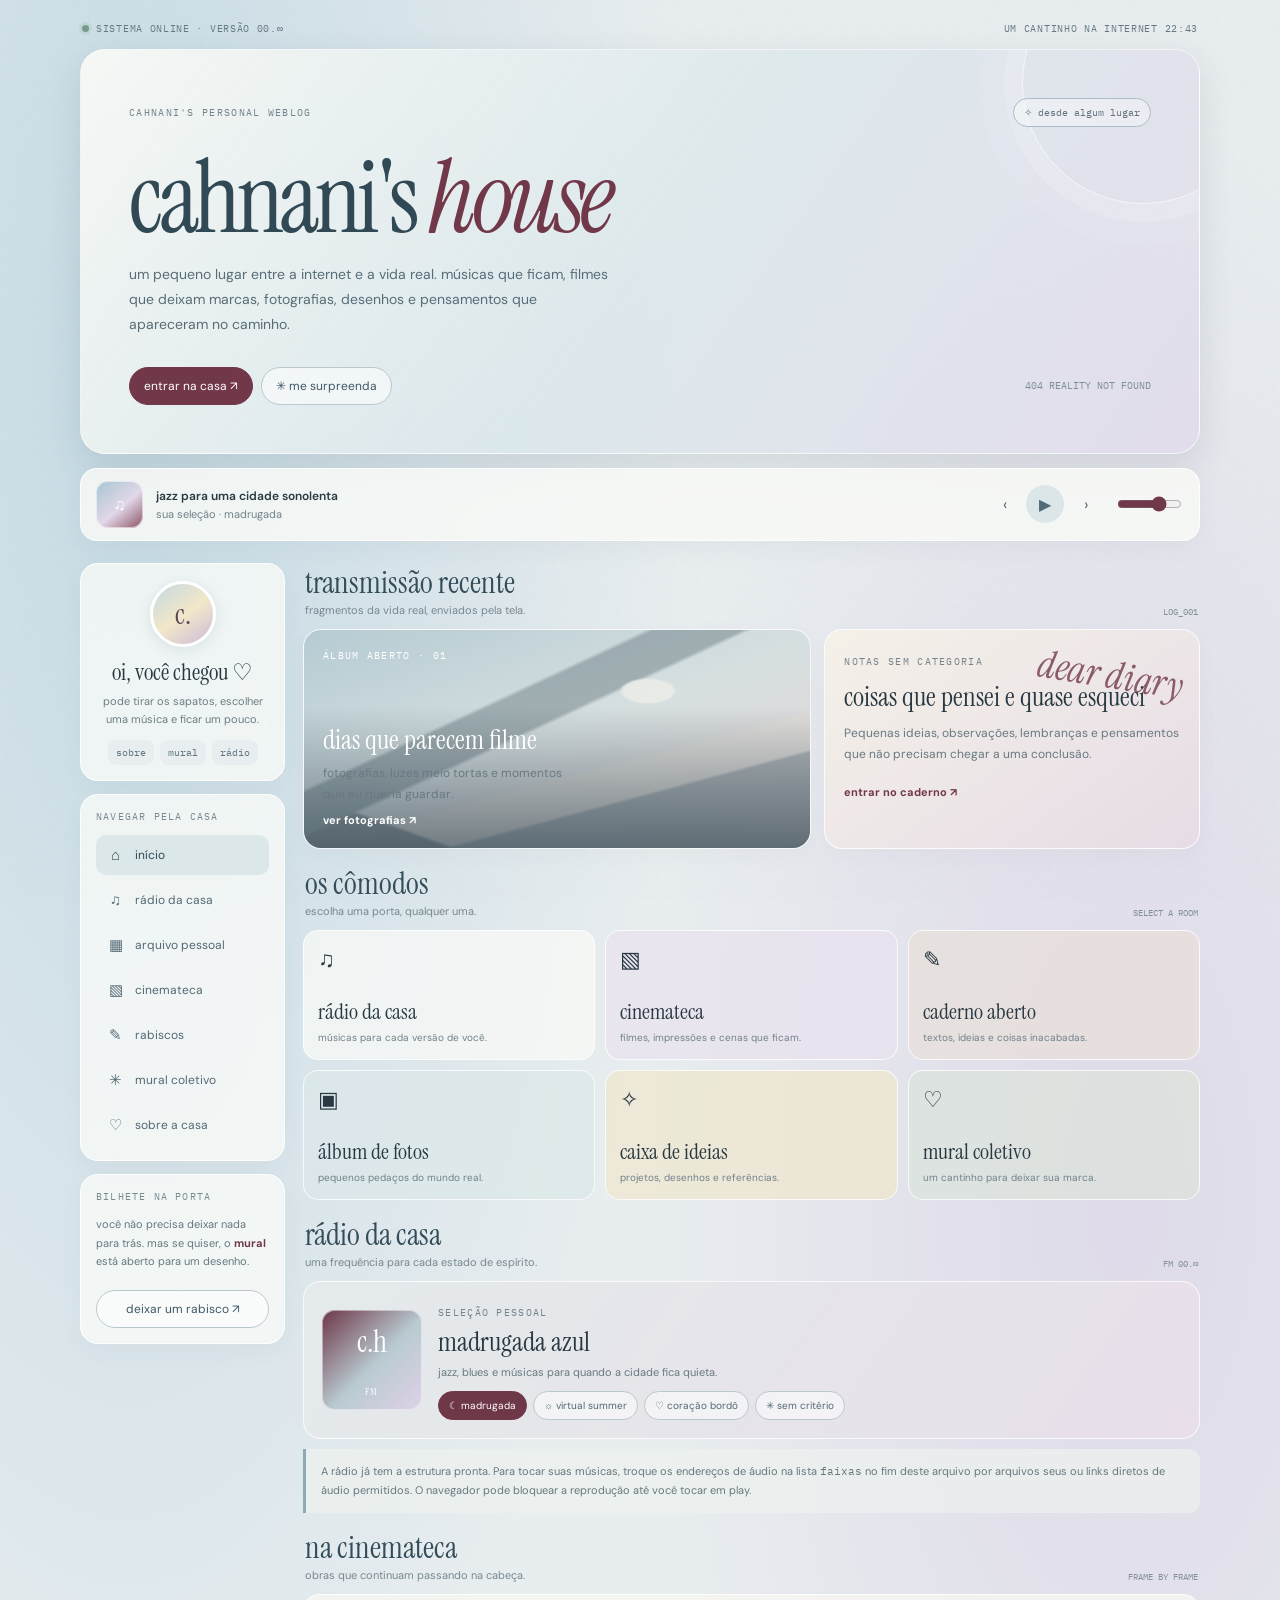
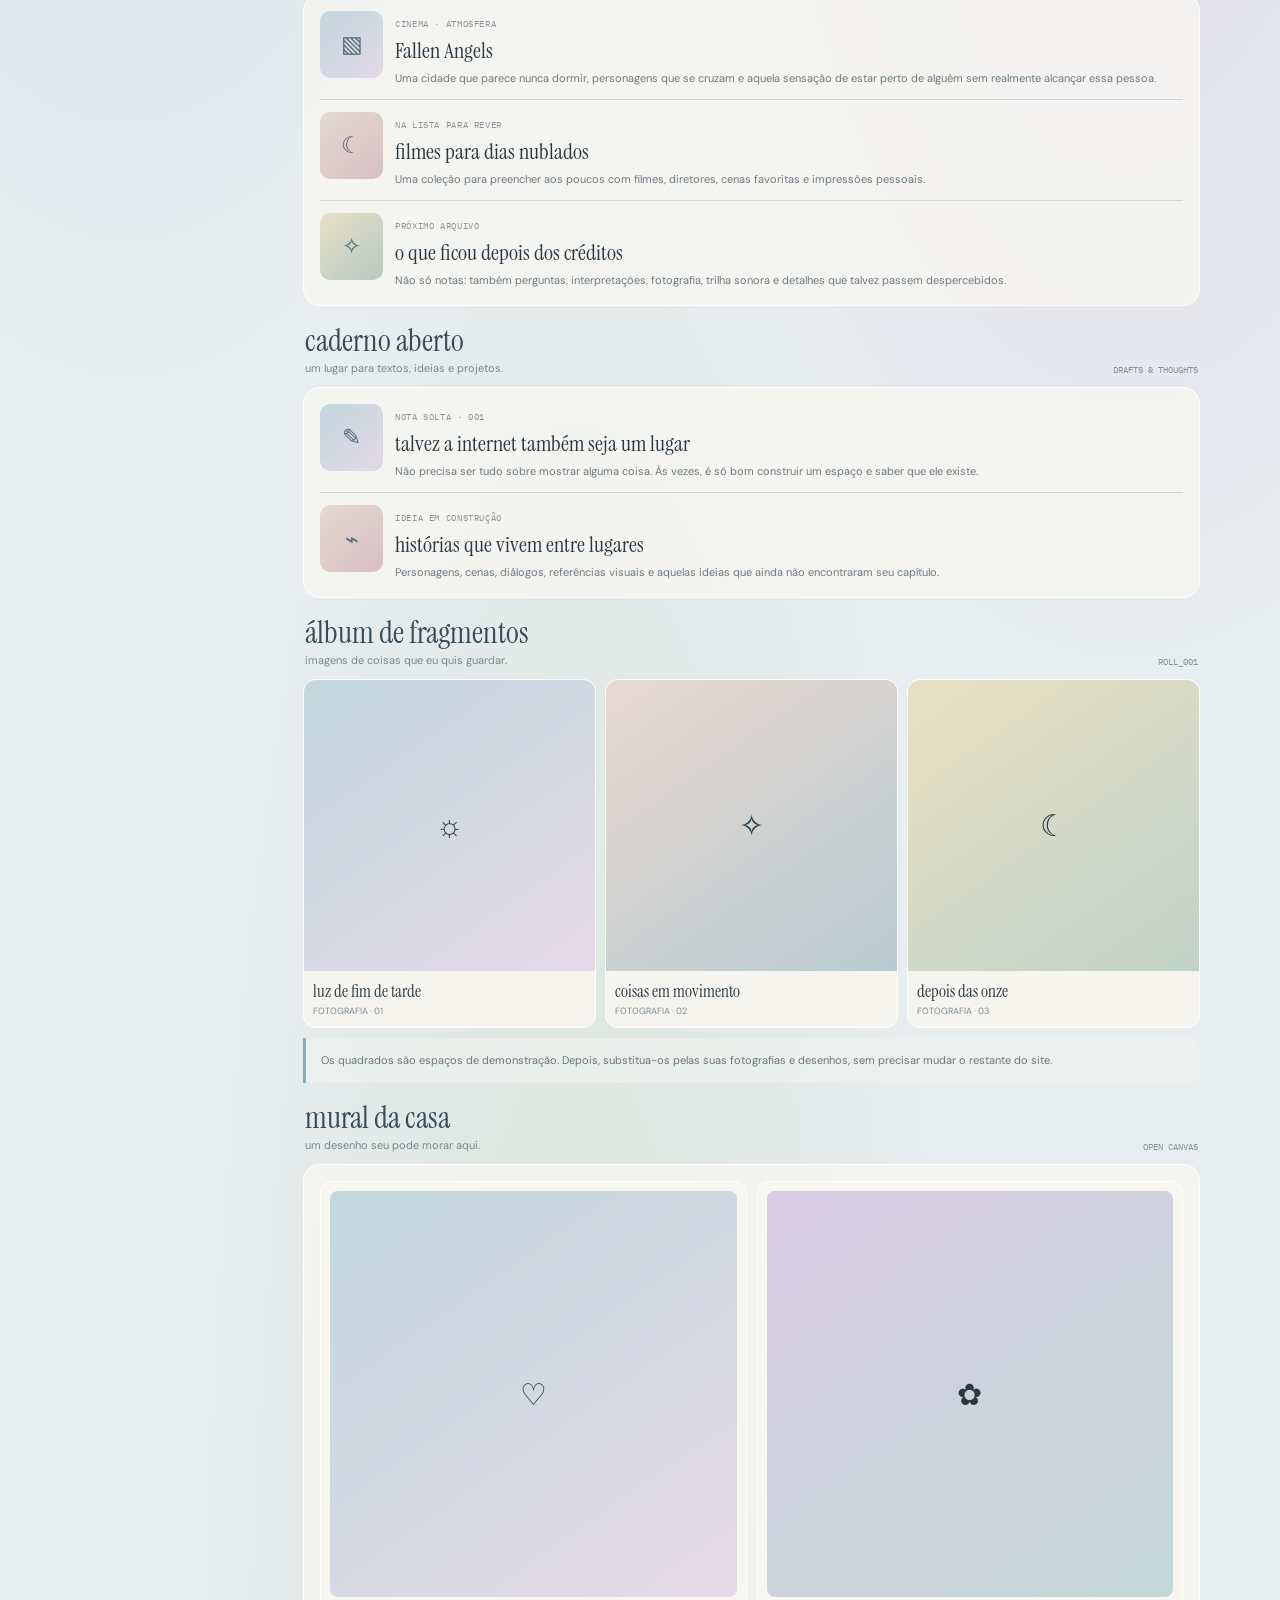
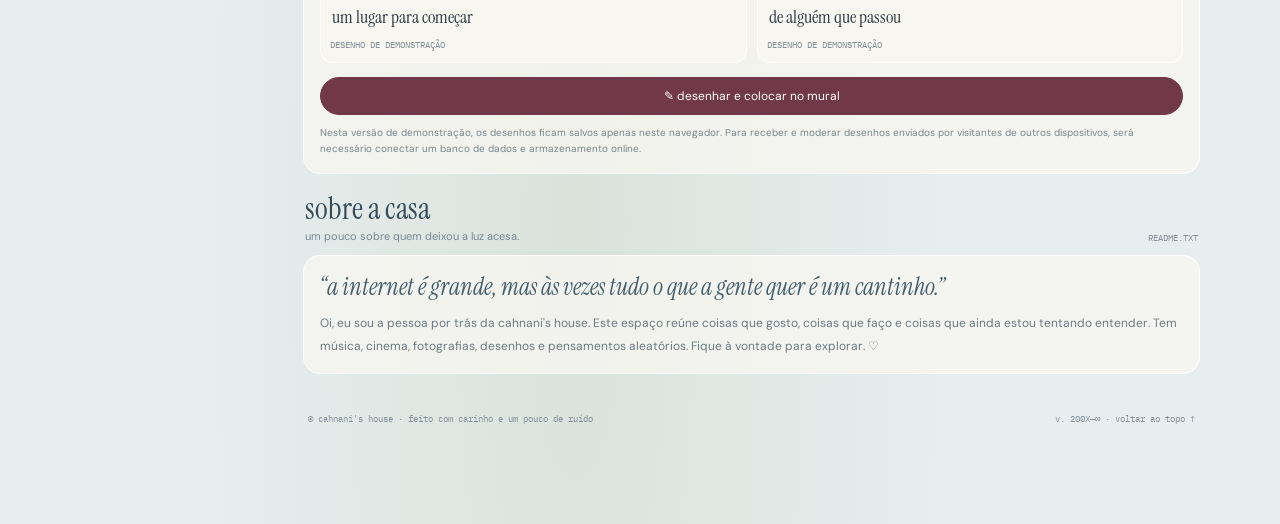
<file: index(1).html>
<!DOCTYPE html>
<html lang="pt-BR">
<head>
  <meta charset="UTF-8" />
  <meta name="viewport" content="width=device-width, initial-scale=1.0" />
  <meta name="theme-color" content="#dbe5e9" />
  <meta name="description" content="cahnani's house — um pequeno lugar entre a internet e a vida real." />
  <title>cahnani's house — weblog pessoal</title>
  <link rel="preconnect" href="https://fonts.googleapis.com">
  <link rel="preconnect" href="https://fonts.gstatic.com" crossorigin>
  <link href="https://fonts.googleapis.com/css2?family=DM+Sans:wght@400;500;600;700&family=IBM+Plex+Mono:wght@400;500&family=Instrument+Serif:ital@0;1&family=Space+Grotesk:wght@400;500;600;700&display=swap" rel="stylesheet">
  <style>
    :root{
      --silver:#cbd7dc;--blue:#b9cfdb;--green:#b4c7be;--burgundy:#71384a;
      --lilac:#d1c4df;--yellow:#eee0a6;--cream:#f2eee6;--brown:#5b4842;
      --ink:#293942;--muted:#71818a;--line:rgba(69,91,103,.2);--glass:rgba(250,251,249,.76);
      --shadow:0 12px 35px rgba(46,67,77,.12);
    }
    *{box-sizing:border-box}
    html{scroll-behavior:smooth;scroll-padding-top:90px}
    body{margin:0;color:var(--ink);font-family:"DM Sans",sans-serif;background:
      radial-gradient(ellipse at 10% 10%,rgba(196,218,228,.95),transparent 34%),
      radial-gradient(ellipse at 88% 32%,rgba(216,205,229,.6),transparent 30%),
      radial-gradient(ellipse at 45% 92%,rgba(210,223,210,.7),transparent 38%),#e8edef;
      min-height:100vh}
    body:before{content:"";position:fixed;inset:0;pointer-events:none;opacity:.18;z-index:-1;background-image:url("data:image/svg+xml,%3Csvg viewBox='0 0 180 180' xmlns='http://www.w3.org/2000/svg'%3E%3Cfilter id='n'%3E%3CfeTurbulence type='fractalNoise' baseFrequency='.9' numOctaves='3' stitchTiles='stitch'/%3E%3C/filter%3E%3Crect width='100%25' height='100%25' filter='url(%23n)' opacity='.15'/%3E%3C/svg%3E")}
    button,input,textarea,select{font:inherit}button{cursor:pointer}
    a{color:inherit;text-decoration:none}
    .mono{font-family:"IBM Plex Mono",monospace}
    .serif{font-family:"Instrument Serif",serif}
    .shell{width:min(1120px,100% - 28px);margin:0 auto;padding:18px 0 100px}
    .topline{display:flex;justify-content:space-between;align-items:center;gap:12px;padding:4px 2px 14px;color:#687984;font:10px "IBM Plex Mono",monospace;letter-spacing:.07em;text-transform:uppercase}
    .status{display:inline-flex;align-items:center;gap:7px}.dot{width:7px;height:7px;border-radius:50%;background:#789c8a;box-shadow:0 0 0 3px #789c8a22}
    .hero{position:relative;overflow:hidden;border:1px solid #fff9;border-radius:25px;background:linear-gradient(125deg,rgba(250,250,246,.9),rgba(218,231,235,.77) 52%,rgba(226,218,235,.78));box-shadow:var(--shadow);padding:clamp(22px,5vw,48px)}
    .hero:after{content:"";position:absolute;width:240px;height:240px;right:-65px;top:-88px;border-radius:50%;border:1px solid #ffffffa8;box-shadow:0 0 0 18px #ffffff20,0 0 0 42px #ffffff14;pointer-events:none}
    .hero-head{display:flex;align-items:center;justify-content:space-between;gap:16px;position:relative;z-index:1}
    .mini-label{font:10px "IBM Plex Mono",monospace;letter-spacing:.13em;text-transform:uppercase;color:#74838c}
    .badge{border:1px solid #aabdc6;border-radius:99px;padding:7px 10px;font:10px "IBM Plex Mono",monospace;color:#60717c;background:#ffffff5c;white-space:nowrap}
    h1{font:clamp(48px,10vw,100px)/.92 "Instrument Serif",serif;font-weight:400;letter-spacing:-.045em;margin:25px 0 18px;color:#304955;position:relative;z-index:1}
    h1 em{font-weight:400;color:var(--burgundy)}
    .hero-sub{max-width:490px;font-size:14px;line-height:1.8;color:#586d78;margin:0;position:relative;z-index:1}
    .hero-bottom{display:flex;align-items:center;justify-content:space-between;gap:15px;margin-top:29px;position:relative;z-index:1;flex-wrap:wrap}
    .hero-links{display:flex;gap:8px;flex-wrap:wrap}
    .pill{display:inline-flex;align-items:center;justify-content:center;gap:7px;border:1px solid #b8c8ce;border-radius:999px;background:#ffffff8c;padding:10px 14px;font-size:12px;color:#3f5865;transition:.2s}
    .pill:hover,.pill:focus-visible{background:#fff;transform:translateY(-2px);outline:none}
    .pill.primary{background:var(--burgundy);border-color:var(--burgundy);color:#fff}
    .hero-code{font:10px "IBM Plex Mono",monospace;color:#7e8e96}
    .musicbar{margin:14px 0 22px;border:1px solid #ffffffd1;background:rgba(249,250,247,.82);backdrop-filter:blur(16px);border-radius:17px;box-shadow:0 7px 24px #334d5b0d;padding:12px 15px;display:flex;align-items:center;gap:13px}
    .album{width:47px;height:47px;flex-shrink:0;border-radius:12px;background:linear-gradient(140deg,#a7c5d2,#e1d7e8 55%,#8b5363);display:grid;place-items:center;color:#fff;box-shadow:inset 0 0 0 1px #ffffff90}
    .track-info{min-width:0;flex:1}.track-info strong{display:block;font-size:12px;font-weight:600;white-space:nowrap;overflow:hidden;text-overflow:ellipsis}.track-info span{display:block;color:var(--muted);font-size:11px;margin-top:3px}
    .music-controls{display:flex;align-items:center;gap:5px}.icon-btn{border:0;background:transparent;color:#526b77;width:33px;height:33px;border-radius:50%;display:grid;place-items:center;font-size:16px}.icon-btn:hover{background:#dfe8eb}
    .play-btn{background:#dbe6e9;width:38px;height:38px;font-size:16px}
    .volume{width:65px;accent-color:var(--burgundy)}
    .layout{display:grid;grid-template-columns:205px minmax(0,1fr);gap:18px;align-items:start}
    .sidebar{position:sticky;top:14px;display:grid;gap:13px}
    .panel{border:1px solid #ffffffd1;background:var(--glass);backdrop-filter:blur(14px);border-radius:18px;box-shadow:0 8px 24px #334d5b0b;padding:15px}
    .panel-title{font:10px "IBM Plex Mono",monospace;text-transform:uppercase;letter-spacing:.12em;color:#7a8990;margin:0 0 12px}
    .nav{display:grid;gap:5px}.nav a{display:flex;align-items:center;gap:10px;padding:10px;border-radius:10px;font-size:12px;color:#536873;transition:.18s}.nav a:hover,.nav a.active{background:#dce7e9;color:#304955}.nav .nav-icon{width:19px;text-align:center;font-size:15px}
    .profile-card{text-align:center}.avatar{width:66px;height:66px;border-radius:50%;margin:2px auto 10px;background:linear-gradient(145deg,#c4d9df,#f2e7c9 52%,#cbb9d8);border:3px solid #fff;box-shadow:0 3px 13px #405d6c20;display:grid;place-items:center;font:29px "Instrument Serif",serif;color:#5b4659}
    .profile-card h2{font:23px "Instrument Serif",serif;font-weight:400;margin:0 0 5px}.profile-card p{font-size:11px;line-height:1.65;color:#6d7d84;margin:0}
    .tiny-links{display:flex;gap:6px;justify-content:center;margin-top:12px}.tiny-links a{font:10px "IBM Plex Mono",monospace;padding:6px 8px;background:#e8eef0;border-radius:8px;color:#617580}
    .guestbook-note{font-size:11px;line-height:1.7;color:#657780}.guestbook-note b{color:var(--burgundy)}
    main{min-width:0}.section{scroll-margin-top:20px;margin-bottom:19px}.section-heading{display:flex;align-items:end;justify-content:space-between;gap:12px;margin:4px 2px 12px}.section-heading h2{font:31px/1 "Instrument Serif",serif;font-weight:400;margin:0;color:#344d59}.section-heading p{font-size:11px;color:#788890;margin:5px 0 0}.section-heading .mono{font-size:9px;color:#849198}
    .feature-grid{display:grid;grid-template-columns:1.15fr .85fr;gap:13px}
    .feature{position:relative;overflow:hidden;min-height:220px;border:1px solid #ffffffd4;border-radius:18px;background:#f4f0e9;padding:19px;box-shadow:0 7px 22px #344b5908}
    .feature.photo{background:linear-gradient(160deg,#b5cbd2,#d6dfe0 48%,#e6d6d6);display:flex;flex-direction:column;justify-content:space-between}
    .photo-art{position:absolute;inset:0;opacity:.56;background:radial-gradient(ellipse at 68% 28%,#f8f5e6 0 5%,transparent 6%),linear-gradient(155deg,transparent 35%,#718c95 36% 45%,transparent 46%),linear-gradient(20deg,#5d727c 0 13%,transparent 14%),linear-gradient(165deg,transparent 0 61%,#e8e0d5 62% 72%,#899fa5 73%);filter:saturate(.6)}
    .photo:after{content:"";position:absolute;inset:0;background:linear-gradient(0deg,#293d4a9c,transparent 65%)}
    .photo>*:not(.photo-art){position:relative;z-index:1}.photo .mini-label{color:#fff}.photo h3{font:35px/1 "Instrument Serif",serif;font-weight:400;color:#fff;margin:0 0 7px}.photo p{font-size:11px;color:#fff;margin:0;max-width:240px;line-height:1.6}
    .feature h3{font:27px/1.05 "Instrument Serif",serif;font-weight:400;margin:13px 0 8px}.feature p{font-size:12px;line-height:1.75;color:#687981}.text-feature{background:linear-gradient(145deg,#f5f1e8,#e6dce6)}
    .text-feature .scribble{font:italic 38px "Instrument Serif",serif;color:var(--burgundy);opacity:.8;position:absolute;right:15px;top:20px;transform:rotate(9deg)}
    .text-link{display:inline-flex;align-items:center;gap:6px;font-size:11px;color:var(--burgundy);font-weight:700;margin-top:8px}
    .tiles{display:grid;grid-template-columns:repeat(3,minmax(0,1fr));gap:10px}
    .tile{min-height:130px;border:1px solid #ffffffc9;border-radius:15px;padding:14px;background:rgba(250,250,247,.72);transition:.2s;display:flex;flex-direction:column;justify-content:space-between}
    .tile:hover{transform:translateY(-3px);box-shadow:0 9px 20px #334d5b12}.tile .tile-icon{font-size:22px}.tile h3{font:22px "Instrument Serif",serif;font-weight:400;margin:12px 0 4px}.tile p{font-size:10px;line-height:1.5;color:#71818a;margin:0}.tile:nth-child(2){background:#e9e2efb8}.tile:nth-child(3){background:#e8dfd8b8}.tile:nth-child(4){background:#dce8e9b8}.tile:nth-child(5){background:#efe7cdb8}.tile:nth-child(6){background:#dce4dcb8}
    .list-card{border:1px solid #ffffffc9;background:#f8f7f2c9;border-radius:17px;padding:16px}
    .entry{display:flex;gap:12px;padding:12px 0;border-bottom:1px solid var(--line)}.entry:first-child{padding-top:0}.entry:last-child{border-bottom:0;padding-bottom:0}.entry-thumb{width:63px;height:67px;flex-shrink:0;border-radius:10px;display:grid;place-items:center;background:linear-gradient(140deg,#c3d7de,#e2d8e8);font-size:23px;color:#526c78}.entry:nth-child(2) .entry-thumb{background:linear-gradient(140deg,#e5d9d0,#d8bfc5)}.entry:nth-child(3) .entry-thumb{background:linear-gradient(140deg,#e8e1c7,#b7c9c1)}.entry-body{min-width:0}.entry-body .meta{font:9px "IBM Plex Mono",monospace;text-transform:uppercase;letter-spacing:.07em;color:#89959a}.entry-body h3{font:22px "Instrument Serif",serif;font-weight:400;margin:4px 0}.entry-body p{font-size:11px;line-height:1.65;color:#6c7a80;margin:0}
    .radio-panel{background:linear-gradient(125deg,#e4eaeb,#e8dfea);border:1px solid #ffffffc9;border-radius:18px;padding:18px;display:grid;grid-template-columns:100px 1fr;gap:16px;align-items:center}.radio-art{aspect-ratio:1;border-radius:13px;background:linear-gradient(135deg,#6d3548,#b9cbd1 54%,#dfd1e7);display:grid;place-items:center;color:#fff;font:30px "Instrument Serif",serif;box-shadow:inset 0 0 0 1px #ffffff75}.radio-panel h3{font:27px "Instrument Serif",serif;font-weight:400;margin:3px 0 5px}.radio-panel p{font-size:11px;line-height:1.6;color:#677980;margin:0 0 10px}
    .playlist{display:flex;flex-wrap:wrap;gap:6px}.playlist button{border:1px solid #b8c8ce;background:#ffffff8c;border-radius:99px;padding:7px 10px;font-size:10px;color:#506975}.playlist button:hover,.playlist button.selected{background:#6f3849;color:#fff;border-color:#6f3849}
    .gallery{display:grid;grid-template-columns:repeat(3,minmax(0,1fr));gap:9px}.gallery-item{border:1px solid #ffffffc9;border-radius:13px;overflow:hidden;background:#f6f4ef}.gallery-art{aspect-ratio:1;display:grid;place-items:center;font-size:30px;background:linear-gradient(145deg,#c2d7de,#e5d9e9)}.gallery-item:nth-child(2) .gallery-art{background:linear-gradient(145deg,#e9d8d2,#b8cbd0)}.gallery-item:nth-child(3) .gallery-art{background:linear-gradient(145deg,#e8e0c2,#c1d3c9)}.gallery-item p{font:17px "Instrument Serif",serif;margin:9px 9px 3px}.gallery-item small{display:block;margin:0 9px 10px;color:#7d8b91;font-size:9px}
    .notice{padding:13px 15px;border-left:3px solid #8eaab5;background:#edf1efb8;border-radius:0 11px 11px 0;font-size:11px;line-height:1.7;color:#67777e}
    .footer{padding:20px 5px 0;display:flex;justify-content:space-between;gap:10px;flex-wrap:wrap;font:9px "IBM Plex Mono",monospace;color:#819098}
    .mobile-nav{display:none}
    .modal{position:fixed;inset:0;z-index:50;background:#1d2b32a6;backdrop-filter:blur(8px);display:none;align-items:center;justify-content:center;padding:18px}.modal.open{display:flex}.modal-box{width:min(560px,100%);max-height:90vh;overflow:auto;border:1px solid #fff;border-radius:20px;background:#f2f1eb;padding:19px;box-shadow:0 20px 70px #17242a55}.modal-head{display:flex;justify-content:space-between;align-items:center;gap:10px}.modal-head h2{font:29px "Instrument Serif",serif;font-weight:400;margin:0}.close{border:0;background:#e0e7e8;border-radius:50%;width:34px;height:34px;color:#405966;font-size:18px}
    .canvas-wrap{margin:14px 0 10px;border:1px solid #c7d1d4;border-radius:12px;overflow:hidden;background:white;touch-action:none}.canvas-wrap canvas{display:block;width:100%;height:310px;touch-action:none;cursor:crosshair}
    .draw-tools{display:flex;flex-wrap:wrap;gap:8px;align-items:center}.draw-tools button,.secondary-btn{border:1px solid #c3ced1;background:#fff;border-radius:9px;padding:8px 10px;font-size:11px;color:#465d68}.draw-tools button.active{background:#d9e5e7;border-color:#8ba8b2}.draw-tools input[type=color]{width:35px;height:33px;border:0;background:none;padding:0}.draw-tools input[type=range]{width:90px;accent-color:var(--burgundy)}
    .field{display:grid;gap:6px;margin:12px 0}.field label{font-size:11px;color:#62747d}.field input,.field textarea{border:1px solid #c8d2d5;background:#fff;border-radius:10px;padding:11px;color:#304651;outline-color:#8baab6}.field textarea{resize:vertical;min-height:65px}
    .primary-btn{border:0;border-radius:999px;background:var(--burgundy);color:white;padding:11px 16px;font-size:12px}.modal-actions{display:flex;justify-content:space-between;align-items:center;gap:10px;flex-wrap:wrap;margin-top:14px}.modal-note{font-size:10px;color:#78868b;line-height:1.6}
    .toast{position:fixed;bottom:84px;left:50%;transform:translate(-50%,15px);opacity:0;pointer-events:none;background:#2c414c;color:#fff;padding:11px 16px;border-radius:99px;font-size:11px;z-index:80;transition:.25s;box-shadow:var(--shadow)}.toast.show{opacity:1;transform:translate(-50%,0)}
    .wall-grid{display:grid;grid-template-columns:repeat(2,minmax(0,1fr));gap:10px}.wall-note{border:1px solid #ffffffc9;border-radius:13px;padding:9px;background:#f8f6f0}.wall-note img{display:block;width:100%;border-radius:8px;background:white}.wall-note p{font:18px "Instrument Serif",serif;margin:8px 2px 3px}.wall-note small{font:9px "IBM Plex Mono",monospace;color:#829097}
    @media(max-width:760px){.shell{width:min(100% - 20px,580px);padding-top:10px}.topline{font-size:8px}.layout{grid-template-columns:1fr}.sidebar{position:static;grid-template-columns:1fr;order:2}.sidebar .nav-panel{display:none}.sidebar .profile-card{display:none}.sidebar .guestbook-panel{display:none}main{order:1}.hero{padding:24px 20px;border-radius:21px}.hero:after{width:160px;height:160px;right:-80px}.hero-head{align-items:flex-start}.badge{font-size:8px}h1{font-size:clamp(49px,13vw,76px);margin-top:28px}.hero-sub{font-size:13px}.hero-code{display:none}.musicbar{padding:10px;gap:8px}.volume{display:none}.feature-grid{grid-template-columns:1fr}.feature{min-height:185px}.text-feature{min-height:175px}.tiles{grid-template-columns:repeat(2,minmax(0,1fr));gap:8px}.tile{min-height:118px;padding:12px}.section-heading h2{font-size:29px}.section-heading .mono{font-size:8px}.radio-panel{grid-template-columns:76px 1fr;gap:12px;padding:13px}.radio-art{font-size:25px}.radio-panel h3{font-size:24px}.gallery{gap:7px}.gallery-item p{font-size:15px}.mobile-nav{display:flex;position:fixed;z-index:30;bottom:9px;left:10px;right:10px;justify-content:space-around;gap:3px;padding:8px 4px calc(8px + env(safe-area-inset-bottom));border:1px solid #ffffffd9;background:#f7f8f2eF;backdrop-filter:blur(18px);border-radius:17px;box-shadow:0 8px 30px #263c481f}.mobile-nav a{display:grid;justify-items:center;gap:3px;min-width:52px;color:#60737d;font-size:9px}.mobile-nav span:first-child{font-size:17px}.footer{padding-bottom:8px}}
    @media(max-width:390px){.hero-head .mini-label{font-size:8px}.badge{padding:6px 8px}.music-controls{gap:0}.music-controls .icon-btn{width:29px}.album{width:42px;height:42px}.track-info strong{font-size:11px}.tiles{gap:7px}.tile h3{font-size:20px}.radio-panel{grid-template-columns:65px 1fr}.radio-art{border-radius:10px}.section-heading .mono{display:none}}
    @media(prefers-reduced-motion:reduce){*,*:before,*:after{scroll-behavior:auto!important;transition:none!important}}
  </style>
</head>
<body>
  <div class="shell">
    <div class="topline">
      <span class="status"><i class="dot"></i> sistema online · versão 00.∞</span>
      <span>um cantinho na internet <span id="clock">--:--</span></span>
    </div>

    <header class="hero" id="inicio">
      <div class="hero-head">
        <span class="mini-label">CAHNANI'S PERSONAL WEBLOG</span>
        <span class="badge">✧ desde algum lugar</span>
      </div>
      <h1>cahnani's <em>house</em></h1>
      <p class="hero-sub">um pequeno lugar entre a internet e a vida real. músicas que ficam, filmes que deixam marcas, fotografias, desenhos e pensamentos que apareceram no caminho.</p>
      <div class="hero-bottom">
        <div class="hero-links">
          <a class="pill primary" href="#arquivo">entrar na casa ↗</a>
          <button class="pill" id="surpriseBtn" type="button">✳ me surpreenda</button>
        </div>
        <span class="hero-code">404 REALITY NOT FOUND</span>
      </div>
    </header>

    <div class="musicbar" aria-label="Player de música">
      <div class="album" id="miniAlbum">♫</div>
      <div class="track-info">
        <strong id="trackTitle">uma trilha para ficar por aqui</strong>
        <span id="trackArtist">rádio da casa · seleção de demonstração</span>
      </div>
      <div class="music-controls">
        <button class="icon-btn" id="prevTrack" aria-label="Faixa anterior" title="Faixa anterior">‹</button>
        <button class="icon-btn play-btn" id="playTrack" aria-label="Reproduzir música" title="Reproduzir">▶</button>
        <button class="icon-btn" id="nextTrack" aria-label="Próxima faixa" title="Próxima faixa">›</button>
      </div>
      <input class="volume" id="volume" type="range" min="0" max="1" step=".05" value=".7" aria-label="Volume">
      <audio id="audio" preload="none"></audio>
    </div>

    <div class="layout">
      <aside class="sidebar">
        <div class="panel profile-card">
          <div class="avatar">c.</div>
          <h2>oi, você chegou ♡</h2>
          <p>pode tirar os sapatos, escolher uma música e ficar um pouco.</p>
          <div class="tiny-links"><a href="#sobre">sobre</a><a href="#mural">mural</a><a href="#radio">rádio</a></div>
        </div>
        <nav class="panel nav-panel" aria-label="Navegação principal">
          <p class="panel-title">navegar pela casa</p>
          <div class="nav">
            <a class="active" href="#inicio"><span class="nav-icon">⌂</span> início</a>
            <a href="#radio"><span class="nav-icon">♫</span> rádio da casa</a>
            <a href="#arquivo"><span class="nav-icon">▦</span> arquivo pessoal</a>
            <a href="#cinemateca"><span class="nav-icon">▧</span> cinemateca</a>
            <a href="#rabiscos"><span class="nav-icon">✎</span> rabiscos</a>
            <a href="#mural"><span class="nav-icon">✳</span> mural coletivo</a>
            <a href="#sobre"><span class="nav-icon">♡</span> sobre a casa</a>
          </div>
        </nav>
        <div class="panel guestbook-panel">
          <p class="panel-title">bilhete na porta</p>
          <p class="guestbook-note">você não precisa deixar nada para trás. mas se quiser, o <b>mural</b> está aberto para um desenho.</p>
          <button class="pill" style="width:100%;margin-top:8px" id="openDrawSide">deixar um rabisco ↗</button>
        </div>
      </aside>

      <main>
        <section class="section">
          <div class="section-heading"><div><h2>transmissão recente</h2><p>fragmentos da vida real, enviados pela tela.</p></div><span class="mono">LOG_001</span></div>
          <div class="feature-grid">
            <article class="feature photo">
              <div class="photo-art"></div>
              <span class="mini-label">álbum aberto · 01</span>
              <div><h3>dias que parecem filme</h3><p>fotografias, luzes meio tortas e momentos que eu queria guardar.</p><a class="text-link" href="#arquivo" style="color:#fff">ver fotografias ↗</a></div>
            </article>
            <article class="feature text-feature">
              <span class="scribble">dear diary</span>
              <span class="mini-label">notas sem categoria</span>
              <h3>coisas que pensei e quase esqueci</h3>
              <p>Pequenas ideias, observações, lembranças e pensamentos que não precisam chegar a uma conclusão.</p>
              <a class="text-link" href="#rabiscos">entrar no caderno ↗</a>
            </article>
          </div>
        </section>

        <section class="section" id="arquivo">
          <div class="section-heading"><div><h2>os cômodos</h2><p>escolha uma porta, qualquer uma.</p></div><span class="mono">SELECT A ROOM</span></div>
          <div class="tiles">
            <a class="tile" href="#radio"><span class="tile-icon">♫</span><div><h3>rádio da casa</h3><p>músicas para cada versão de você.</p></div></a>
            <a class="tile" href="#cinemateca"><span class="tile-icon">▧</span><div><h3>cinemateca</h3><p>filmes, impressões e cenas que ficam.</p></div></a>
            <a class="tile" href="#rabiscos"><span class="tile-icon">✎</span><div><h3>caderno aberto</h3><p>textos, ideias e coisas inacabadas.</p></div></a>
            <a class="tile" href="#fotos"><span class="tile-icon">▣</span><div><h3>álbum de fotos</h3><p>pequenos pedaços do mundo real.</p></div></a>
            <a class="tile" href="#rabiscos"><span class="tile-icon">✧</span><div><h3>caixa de ideias</h3><p>projetos, desenhos e referências.</p></div></a>
            <a class="tile" href="#mural"><span class="tile-icon">♡</span><div><h3>mural coletivo</h3><p>um cantinho para deixar sua marca.</p></div></a>
          </div>
        </section>

        <section class="section" id="radio">
          <div class="section-heading"><div><h2>rádio da casa</h2><p>uma frequência para cada estado de espírito.</p></div><span class="mono">FM 00.∞</span></div>
          <div class="radio-panel">
            <div class="radio-art">c.h<br><span style="font-size:10px;letter-spacing:.12em">FM</span></div>
            <div>
              <span class="mini-label">SELEÇÃO PESSOAL</span>
              <h3 id="stationTitle">madrugada azul</h3>
              <p id="stationDesc">jazz, blues e músicas para quando a cidade fica quieta.</p>
              <div class="playlist" id="stations">
                <button class="selected" data-station="0">☾ madrugada</button>
                <button data-station="1">☼ virtual summer</button>
                <button data-station="2">♡ coração bordô</button>
                <button data-station="3">✳ sem critério</button>
              </div>
            </div>
          </div>
          <p class="notice" style="margin-top:10px">A rádio já tem a estrutura pronta. Para tocar suas músicas, troque os endereços de áudio na lista <span class="mono">faixas</span> no fim deste arquivo por arquivos seus ou links diretos de áudio permitidos. O navegador pode bloquear a reprodução até você tocar em play.</p>
        </section>

        <section class="section" id="cinemateca">
          <div class="section-heading"><div><h2>na cinemateca</h2><p>obras que continuam passando na cabeça.</p></div><span class="mono">FRAME BY FRAME</span></div>
          <div class="list-card">
            <article class="entry">
              <div class="entry-thumb">▧</div>
              <div class="entry-body"><span class="meta">cinema · atmosfera</span><h3>Fallen Angels</h3><p>Uma cidade que parece nunca dormir, personagens que se cruzam e aquela sensação de estar perto de alguém sem realmente alcançar essa pessoa.</p></div>
            </article>
            <article class="entry">
              <div class="entry-thumb">☾</div>
              <div class="entry-body"><span class="meta">na lista para rever</span><h3>filmes para dias nublados</h3><p>Uma coleção para preencher aos poucos com filmes, diretores, cenas favoritas e impressões pessoais.</p></div>
            </article>
            <article class="entry">
              <div class="entry-thumb">✧</div>
              <div class="entry-body"><span class="meta">próximo arquivo</span><h3>o que ficou depois dos créditos</h3><p>Não só notas: também perguntas, interpretações, fotografia, trilha sonora e detalhes que talvez passem despercebidos.</p></div>
            </article>
          </div>
        </section>

        <section class="section" id="rabiscos">
          <div class="section-heading"><div><h2>caderno aberto</h2><p>um lugar para textos, ideias e projetos.</p></div><span class="mono">DRAFTS & THOUGHTS</span></div>
          <div class="list-card">
            <article class="entry">
              <div class="entry-thumb">✎</div>
              <div class="entry-body"><span class="meta">nota solta · 001</span><h3>talvez a internet também seja um lugar</h3><p>Não precisa ser tudo sobre mostrar alguma coisa. Às vezes, é só bom construir um espaço e saber que ele existe.</p></div>
            </article>
            <article class="entry">
              <div class="entry-thumb">⌁</div>
              <div class="entry-body"><span class="meta">ideia em construção</span><h3>histórias que vivem entre lugares</h3><p>Personagens, cenas, diálogos, referências visuais e aquelas ideias que ainda não encontraram seu capítulo.</p></div>
            </article>
          </div>
        </section>

        <section class="section" id="fotos">
          <div class="section-heading"><div><h2>álbum de fragmentos</h2><p>imagens de coisas que eu quis guardar.</p></div><span class="mono">ROLL_001</span></div>
          <div class="gallery">
            <article class="gallery-item"><div class="gallery-art">☼</div><p>luz de fim de tarde</p><small>FOTOGRAFIA · 01</small></article>
            <article class="gallery-item"><div class="gallery-art">✧</div><p>coisas em movimento</p><small>FOTOGRAFIA · 02</small></article>
            <article class="gallery-item"><div class="gallery-art">☾</div><p>depois das onze</p><small>FOTOGRAFIA · 03</small></article>
          </div>
          <p class="notice" style="margin-top:10px">Os quadrados são espaços de demonstração. Depois, substitua-os pelas suas fotografias e desenhos, sem precisar mudar o restante do site.</p>
        </section>

        <section class="section" id="mural">
          <div class="section-heading"><div><h2>mural da casa</h2><p>um desenho seu pode morar aqui.</p></div><span class="mono">OPEN CANVAS</span></div>
          <div class="list-card">
            <div class="wall-grid" id="wallGrid">
              <article class="wall-note"><div class="gallery-art" style="border-radius:8px">♡</div><p>um lugar para começar</p><small>DESENHO DE DEMONSTRAÇÃO</small></article>
              <article class="wall-note"><div class="gallery-art" style="border-radius:8px;background:linear-gradient(145deg,#d8cce4,#c4d8d8)">✿</div><p>de alguém que passou</p><small>DESENHO DE DEMONSTRAÇÃO</small></article>
            </div>
            <button class="pill primary" id="openDraw" style="width:100%;margin-top:14px">✎ desenhar e colocar no mural</button>
            <p class="modal-note" style="margin:10px 0 0">Nesta versão de demonstração, os desenhos ficam salvos apenas neste navegador. Para receber e moderar desenhos enviados por visitantes de outros dispositivos, será necessário conectar um banco de dados e armazenamento online.</p>
          </div>
        </section>

        <section class="section" id="sobre">
          <div class="section-heading"><div><h2>sobre a casa</h2><p>um pouco sobre quem deixou a luz acesa.</p></div><span class="mono">README.TXT</span></div>
          <div class="list-card">
            <p style="font:italic 24px/1.25 'Instrument Serif',serif;color:#465e69;margin:0 0 10px">“a internet é grande, mas às vezes tudo o que a gente quer é um cantinho.”</p>
            <p style="font-size:12px;line-height:1.85;color:#6b7a81;margin:0">Oi, eu sou a pessoa por trás da cahnani's house. Este espaço reúne coisas que gosto, coisas que faço e coisas que ainda estou tentando entender. Tem música, cinema, fotografias, desenhos e pensamentos aleatórios. Fique à vontade para explorar. ♡</p>
          </div>
        </section>

        <footer class="footer"><span>© cahnani's house · feito com carinho e um pouco de ruído</span><span>v. 200X—∞ · <a href="#inicio">voltar ao topo ↑</a></span></footer>
      </main>
    </div>
  </div>

  <nav class="mobile-nav" aria-label="Navegação rápida">
    <a href="#inicio"><span>⌂</span><span>início</span></a>
    <a href="#radio"><span>♫</span><span>rádio</span></a>
    <a href="#arquivo"><span>▦</span><span>arquivo</span></a>
    <a href="#mural"><span>✳</span><span>mural</span></a>
    <a href="#sobre"><span>♡</span><span>sobre</span></a>
  </nav>

  <div class="modal" id="drawModal" role="dialog" aria-modal="true" aria-labelledby="drawTitle">
    <div class="modal-box">
      <div class="modal-head"><div><span class="mini-label">OPEN CANVAS · 01</span><h2 id="drawTitle">deixe um rabisco</h2></div><button class="close" id="closeDraw" aria-label="Fechar">×</button></div>
      <p style="font-size:11px;line-height:1.7;color:#6c7a80;margin:9px 0 0">Não precisa ficar bonito, não precisa fazer sentido. Desenhe alguma coisa e, se quiser, deixe no mural da casa.</p>
      <div class="canvas-wrap"><canvas id="drawingCanvas" width="900" height="620" aria-label="Área para desenhar"></canvas></div>
      <div class="draw-tools">
        <label class="mono" style="font-size:10px;color:#657780">COR</label><input type="color" id="drawColor" value="#71384a" aria-label="Cor do lápis">
        <label class="mono" style="font-size:10px;color:#657780">TRAÇO</label><input type="range" id="drawSize" min="2" max="24" value="5" aria-label="Espessura do traço">
        <button id="eraser">borracha</button><button id="undo">desfazer</button><button id="clearCanvas">limpar</button>
      </div>
      <div class="field"><label for="artistName">apelido (opcional)</label><input id="artistName" maxlength="24" placeholder="como quer aparecer no mural?"></div>
      <div class="field"><label for="drawingCaption">um bilhetinho (opcional)</label><textarea id="drawingCaption" maxlength="120" placeholder="uma frase, uma ideia, um oi..."></textarea></div>
      <p class="modal-note">Ao colocar no mural, você confirma que quer exibir esse desenho publicamente neste navegador. Não inclua informações pessoais. Nesta versão, ele não é enviado para a dona do site nem para outros visitantes.</p>
      <div class="modal-actions"><button class="secondary-btn" id="cancelDraw">deixar para depois</button><button class="primary-btn" id="postDrawing">colocar no mural ↗</button></div>
    </div>
  </div>
  <div class="toast" id="toast" role="status" aria-live="polite"></div>

  <script>
    // ==========================================================
    // PERSONALIZE AQUI: troque os títulos e os endereços das faixas.
    // Use arquivos de áudio próprios/licenciados ou links diretos de áudio.
    // Links de páginas do Spotify/YouTube não funcionam como arquivos de áudio.
    // ==========================================================
    const faixas = [
      {titulo:"jazz para uma cidade sonolenta", artista:"sua seleção · madrugada", src:"", estacao:0},
      {titulo:"um verão dentro da tela", artista:"sua seleção · virtual summer", src:"", estacao:1},
      {titulo:"coração em tom de bordô", artista:"sua seleção · blues & mpb", src:"", estacao:2},
      {titulo:"sinal perdido às 02:17", artista:"sua seleção · aleatório", src:"", estacao:3}
    ];
    const estacoes = [
      {titulo:"madrugada azul",desc:"jazz, blues e músicas para quando a cidade fica quieta."},
      {titulo:"virtual summer",desc:"canções leves, reflexos prateados e uma tarde que não acaba."},
      {titulo:"coração bordô",desc:"MPB, rock e músicas que deixam alguma coisa no peito."},
      {titulo:"sinal perdido",desc:"uma mistura sem ordem, como abrir pastas antigas do computador."}
    ];
    const audio=document.getElementById("audio"),playBtn=document.getElementById("playTrack");
    let currentTrack=0, playing=false, currentStation=0;
    function updateTrack(){
      const t=faixas[currentTrack];
      document.getElementById("trackTitle").textContent=t.titulo;
      document.getElementById("trackArtist").textContent=t.artista;
      document.getElementById("miniAlbum").textContent=["♫","☼","♡","✧"][currentTrack%4];
      audio.src=t.src||"";
      playBtn.textContent="▶";
      playBtn.setAttribute("aria-label","Reproduzir música");
      playing=false;
    }
    async function togglePlay(){
      if(!faixas[currentTrack].src){
        toast("Adicione o endereço de um áudio na lista “faixas” no código ♡");
        return;
      }
      if(playing){audio.pause();playing=false;playBtn.textContent="▶";}
      else{try{await audio.play();playing=true;playBtn.textContent="Ⅱ";}catch(e){toast("Não consegui tocar esse áudio. Confira o endereço do arquivo.");}}
    }
    function nextTrack(step=1){
      currentTrack=(currentTrack+step+faixas.length)%faixas.length;
      currentStation=faixas[currentTrack].estacao;
      updateTrack();updateStationUI();
    }
    function updateStationUI(){
      document.getElementById("stationTitle").textContent=estacoes[currentStation].titulo;
      document.getElementById("stationDesc").textContent=estacoes[currentStation].desc;
      document.querySelectorAll("[data-station]").forEach(b=>b.classList.toggle("selected",Number(b.dataset.station)===currentStation));
    }
    playBtn.addEventListener("click",togglePlay);
    document.getElementById("nextTrack").addEventListener("click",()=>nextTrack(1));
    document.getElementById("prevTrack").addEventListener("click",()=>nextTrack(-1));
    document.getElementById("volume").addEventListener("input",e=>audio.volume=Number(e.target.value));
    audio.volume=.7;
    audio.addEventListener("ended",()=>nextTrack(1));
    audio.addEventListener("play",()=>{playing=true;playBtn.textContent="Ⅱ";});
    audio.addEventListener("pause",()=>{playing=false;playBtn.textContent="▶";});
    document.getElementById("stations").addEventListener("click",e=>{
      const b=e.target.closest("[data-station]");if(!b)return;
      currentStation=Number(b.dataset.station);
      const idx=faixas.findIndex(t=>t.estacao===currentStation);
      if(idx>=0){currentTrack=idx;updateTrack();}
      updateStationUI();
    });
    updateTrack();

    // Relógio local
    function updateClock(){
      const now=new Date();
      document.getElementById("clock").textContent=now.toLocaleTimeString("pt-BR",{hour:"2-digit",minute:"2-digit"});
    }
    updateClock();setInterval(updateClock,30000);

    // Toast discreto
    let toastTimer;
    function toast(message){
      const el=document.getElementById("toast");el.textContent=message;el.classList.add("show");
      clearTimeout(toastTimer);toastTimer=setTimeout(()=>el.classList.remove("show"),2800);
    }

    // Descoberta aleatória
    const discoveries=[
      {title:"Fallen Angels",text:"uma cidade noturna, luzes desfocadas e personagens que parecem sempre quase se encontrar.",target:"#cinemateca"},
      {title:"rádio da casa",text:"escolha uma estação e imagine a trilha sonora deste pequeno lugar.",target:"#radio"},
      {title:"caderno aberto",text:"uma ideia não precisa estar pronta para merecer um espaço.",target:"#rabiscos"},
      {title:"mural da casa",text:"deixe um rabisco; não precisa saber desenhar.",target:"#mural"},
      {title:"álbum de fragmentos",text:"fotografe o que normalmente passaria despercebido.",target:"#fotos"}
    ];
    document.getElementById("surpriseBtn").addEventListener("click",()=>{
      const item=discoveries[Math.floor(Math.random()*discoveries.length)];
      toast(item.title+" — "+item.text);
      setTimeout(()=>document.querySelector(item.target)?.scrollIntoView({behavior:"smooth",block:"start"}),450);
    });

    // Canvas de desenho: funciona com toque e mouse
    const modal=document.getElementById("drawModal"),canvas=document.getElementById("drawingCanvas"),ctx=canvas.getContext("2d");
    let drawing=false,erasing=false,lastPoint=null,history=[];
    function setupCanvas(){
      ctx.fillStyle="#ffffff";ctx.fillRect(0,0,canvas.width,canvas.height);
      ctx.lineCap="round";ctx.lineJoin="round";history=[];
      saveHistory();
    }
    function saveHistory(){try{history.push(canvas.toDataURL("image/png"));if(history.length>25)history.shift();}catch(e){}}
    function getPoint(e){
      const rect=canvas.getBoundingClientRect();
      return {x:(e.clientX-rect.left)*canvas.width/rect.width,y:(e.clientY-rect.top)*canvas.height/rect.height};
    }
    function startDraw(e){
      e.preventDefault();drawing=true;lastPoint=getPoint(e);canvas.setPointerCapture?.(e.pointerId);
      ctx.beginPath();ctx.arc(lastPoint.x,lastPoint.y,Number(document.getElementById("drawSize").value)/2,0,Math.PI*2);
      ctx.fillStyle=erasing?"#ffffff":document.getElementById("drawColor").value;ctx.fill();
    }
    function moveDraw(e){
      if(!drawing)return;e.preventDefault();const p=getPoint(e);
      ctx.beginPath();ctx.moveTo(lastPoint.x,lastPoint.y);ctx.lineTo(p.x,p.y);
      ctx.strokeStyle=erasing?"#ffffff":document.getElementById("drawColor").value;
      ctx.lineWidth=Number(document.getElementById("drawSize").value);ctx.lineCap="round";ctx.lineJoin="round";ctx.stroke();lastPoint=p;
    }
    function stopDraw(){if(drawing){drawing=false;lastPoint=null;saveHistory();}}
    canvas.addEventListener("pointerdown",startDraw);canvas.addEventListener("pointermove",moveDraw);
    canvas.addEventListener("pointerup",stopDraw);canvas.addEventListener("pointercancel",stopDraw);
    document.getElementById("eraser").addEventListener("click",e=>{erasing=!erasing;e.currentTarget.classList.toggle("active",erasing);e.currentTarget.textContent=erasing?"borracha ativa":"borracha";});
    document.getElementById("clearCanvas").addEventListener("click",()=>{setupCanvas();toast("folha em branco ♡");});
    document.getElementById("undo").addEventListener("click",()=>{
      if(history.length>1){history.pop();const img=new Image();img.onload=()=>ctx.drawImage(img,0,0,canvas.width,canvas.height);img.src=history[history.length-1];}
    });
    function openDrawing(){modal.classList.add("open");document.body.style.overflow="hidden";}
    function closeDrawing(){modal.classList.remove("open");document.body.style.overflow="";}
    document.getElementById("openDraw").addEventListener("click",openDrawing);
    document.getElementById("openDrawSide").addEventListener("click",openDrawing);
    document.getElementById("closeDraw").addEventListener("click",closeDrawing);
    document.getElementById("cancelDraw").addEventListener("click",closeDrawing);
    modal.addEventListener("click",e=>{if(e.target===modal)closeDrawing();});
    document.addEventListener("keydown",e=>{if(e.key==="Escape")closeDrawing();});
    setupCanvas();

    // Mural de demonstração: persiste somente no navegador atual.
    // Para mural público entre visitantes, conecte banco de dados + armazenamento + moderação.
    const WALL_KEY="cahnani_house_local_wall_v1";
    function loadWall(){
      try{
        const items=JSON.parse(localStorage.getItem(WALL_KEY)||"[]");
        items.forEach(addWallCard);
      }catch(e){}
    }
    function addWallCard(item){
      const card=document.createElement("article");card.className="wall-note";
      const img=document.createElement("img");img.src=item.image;img.alt="Desenho enviado para o mural";
      const p=document.createElement("p");p.textContent=item.caption||"um rabisco por "+(item.name||"alguém que passou");
      const small=document.createElement("small");small.textContent=(item.name||"VISITANTE")+" · "+(item.date||"AGORA");
      card.append(img,p,small);document.getElementById("wallGrid").prepend(card);
    }
    document.getElementById("postDrawing").addEventListener("click",()=>{
      const item={
        image:canvas.toDataURL("image/png"),
        name:document.getElementById("artistName").value.trim().slice(0,24),
        caption:document.getElementById("drawingCaption").value.trim().slice(0,120),
        date:new Date().toLocaleDateString("pt-BR")
      };
      try{
        const items=JSON.parse(localStorage.getItem(WALL_KEY)||"[]");
        items.unshift(item);
        localStorage.setItem(WALL_KEY,JSON.stringify(items.slice(0,12)));
        addWallCard(item);closeDrawing();
        document.getElementById("artistName").value="";document.getElementById("drawingCaption").value="";
        setupCanvas();toast("seu rabisco entrou no mural deste navegador ♡");
      }catch(e){toast("O navegador ficou sem espaço. Tente um desenho menor ou limpe os dados locais.");}
    });
    loadWall();

    // Destaque do item de navegação conforme a seção visível
    const navLinks=[...document.querySelectorAll(".nav a")];
    if("IntersectionObserver" in window){
      const observer=new IntersectionObserver(entries=>{
        entries.forEach(entry=>{if(entry.isIntersecting)navLinks.forEach(a=>a.classList.toggle("active",a.getAttribute("href")==="#"+entry.target.id));});
      },{rootMargin:"-25% 0px -65% 0px"});
      document.querySelectorAll("header[id],main section[id]").forEach(s=>observer.observe(s));
    }
  </script>
</body>
</html>
</file>
